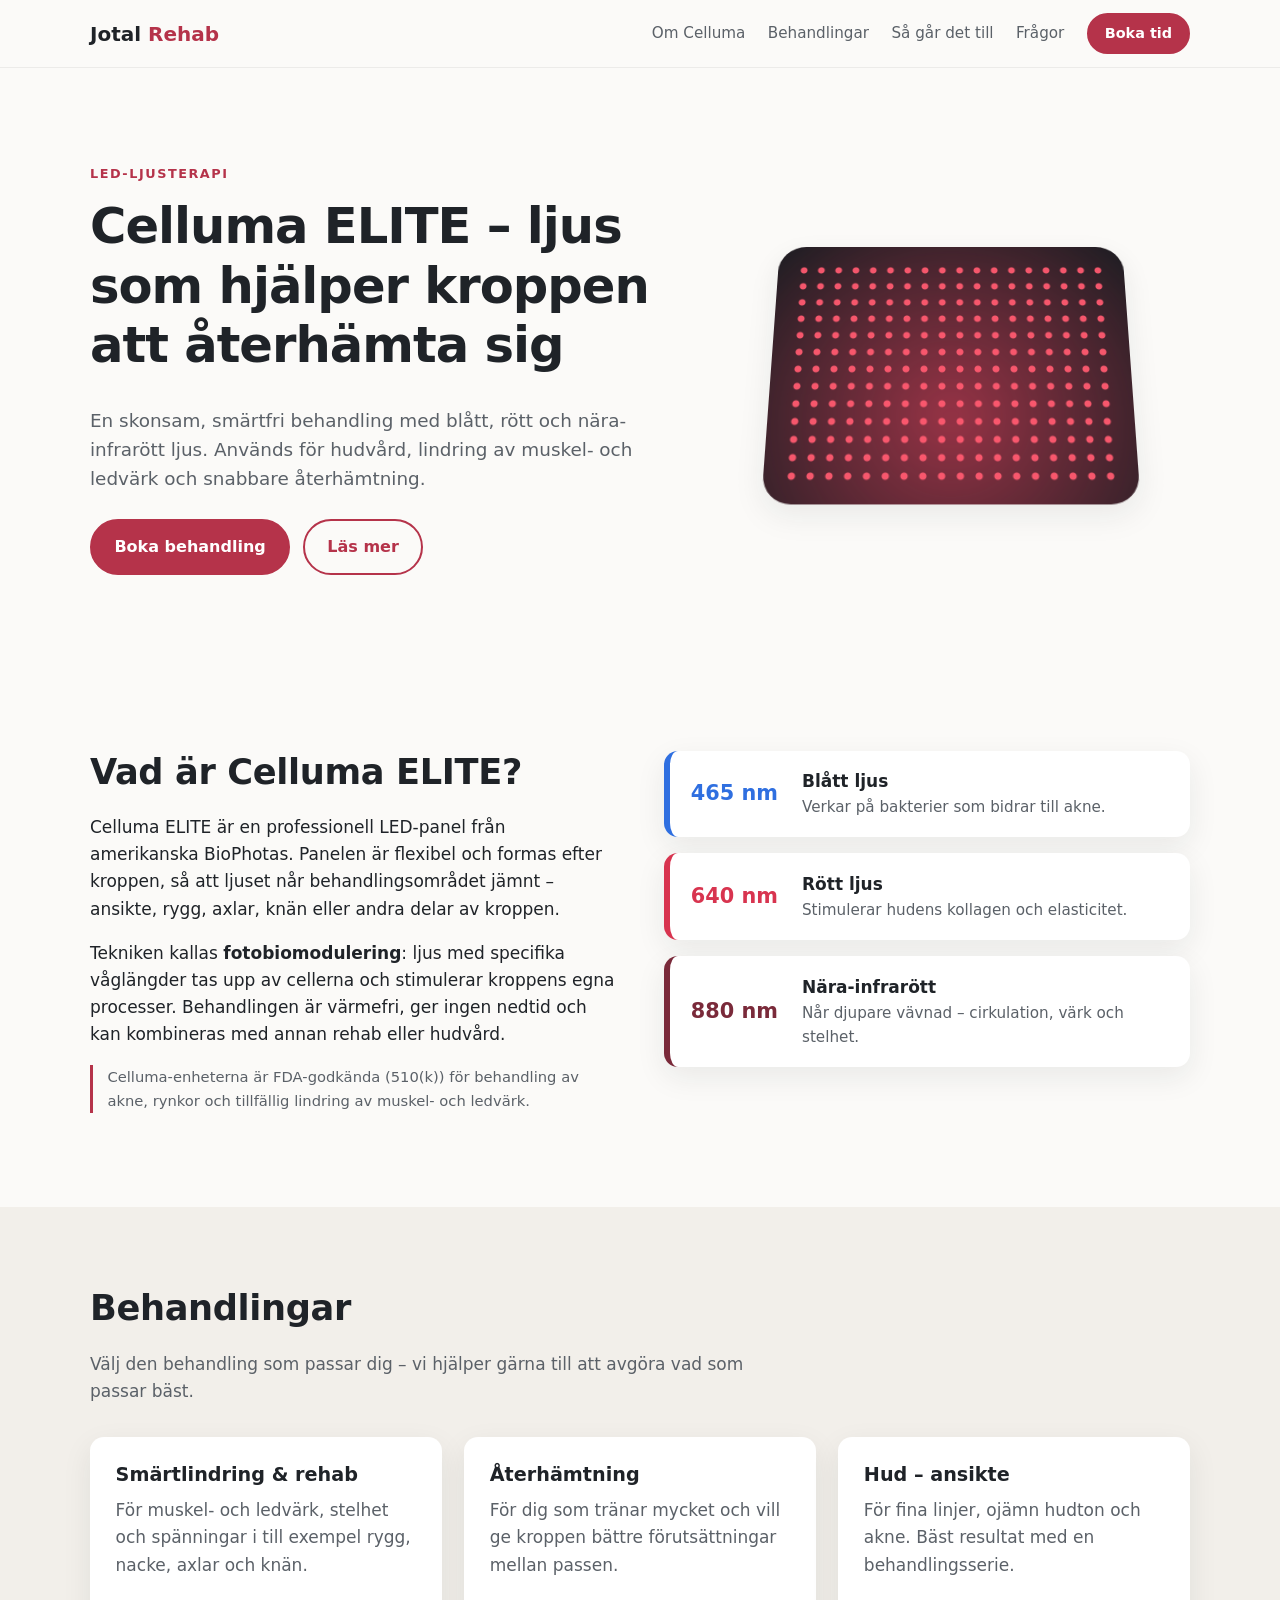
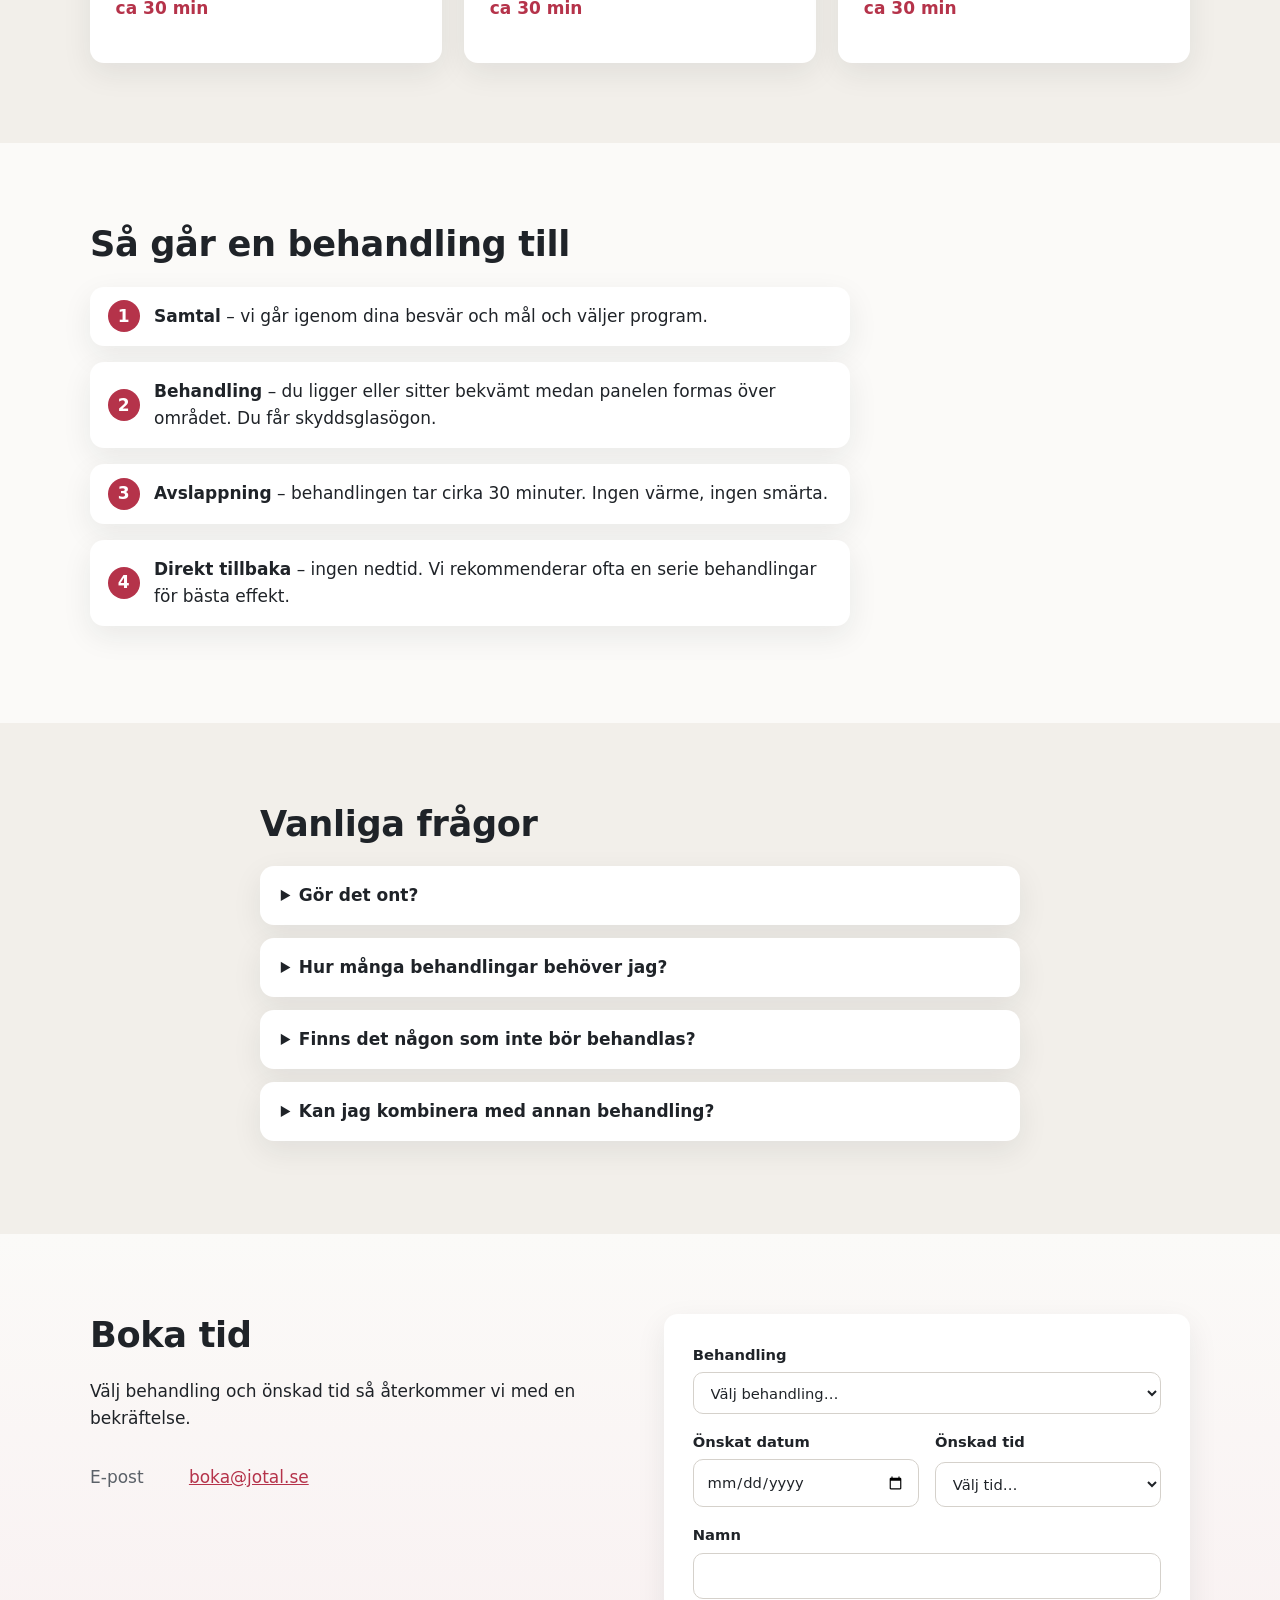
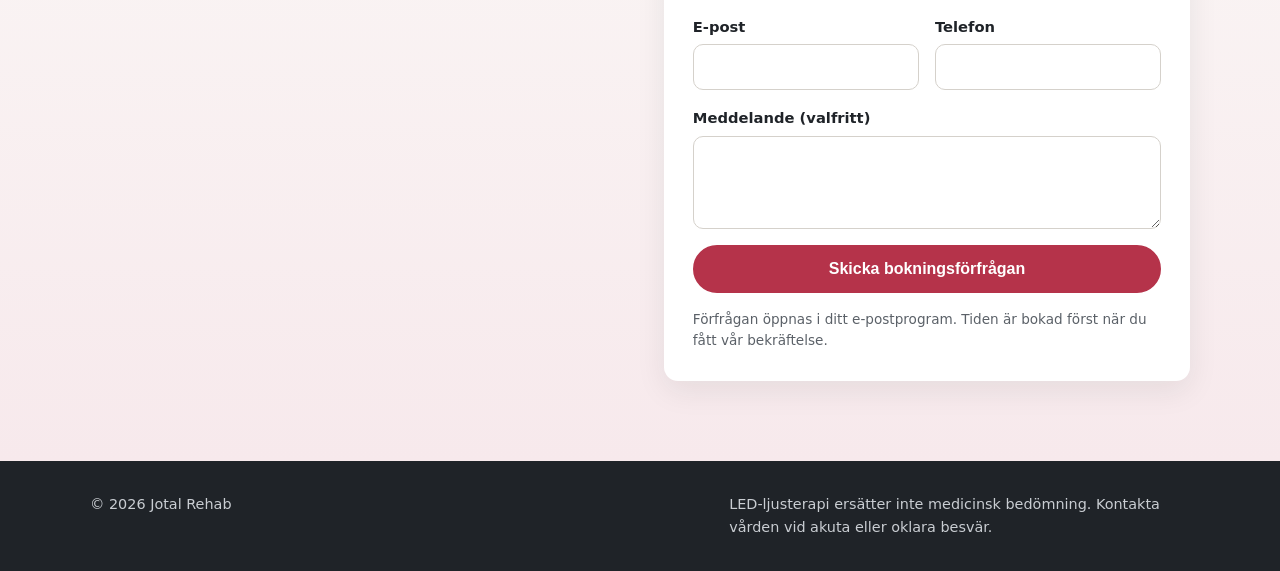
<file: index.html>
<!DOCTYPE html>
<html lang="sv">
<head>
  <meta charset="utf-8">
  <meta name="viewport" content="width=device-width, initial-scale=1">
  <title>Celluma ELITE – LED-ljusterapi | Jotal Rehab</title>
  <meta name="description" content="Behandling med Celluma ELITE – LED-ljusterapi för hud, smärtlindring och återhämtning. Boka din tid online.">
  <link rel="icon" href="img/favicon.svg" type="image/svg+xml">
  <link rel="stylesheet" href="css/style.css">
</head>
<body>
  <header class="site-header">
    <div class="container header-inner">
      <a class="logo" href="/">Jotal <span>Rehab</span></a>
      <nav class="nav" aria-label="Huvudmeny">
        <a href="#om">Om Celluma</a>
        <a href="#behandlingar">Behandlingar</a>
        <a href="#sa-gar-det-till">Så går det till</a>
        <a href="#fragor">Frågor</a>
        <a class="btn btn-small" href="#boka">Boka tid</a>
      </nav>
    </div>
  </header>

  <main>
    <!-- HERO -->
    <section class="hero">
      <div class="container hero-inner">
        <div class="hero-text">
          <p class="eyebrow">LED-ljusterapi</p>
          <h1>Celluma ELITE – ljus som hjälper kroppen att återhämta sig</h1>
          <p class="lead">
            En skonsam, smärtfri behandling med blått, rött och nära-infrarött ljus.
            Används för hudvård, lindring av muskel- och ledvärk och snabbare återhämtning.
          </p>
          <div class="hero-actions">
            <a class="btn" href="#boka">Boka behandling</a>
            <a class="btn btn-ghost" href="#om">Läs mer</a>
          </div>
        </div>
        <div class="hero-visual" aria-hidden="true">
          <div class="panel">
            <div class="panel-glow"></div>
            <div class="panel-leds"></div>
          </div>
        </div>
      </div>
    </section>

    <!-- OM -->
    <section id="om" class="section">
      <div class="container two-col">
        <div>
          <h2>Vad är Celluma ELITE?</h2>
          <p>
            Celluma ELITE är en professionell LED-panel från amerikanska BioPhotas.
            Panelen är flexibel och formas efter kroppen, så att ljuset når behandlingsområdet
            jämnt – ansikte, rygg, axlar, knän eller andra delar av kroppen.
          </p>
          <p>
            Tekniken kallas <strong>fotobiomodulering</strong>: ljus med specifika våglängder
            tas upp av cellerna och stimulerar kroppens egna processer. Behandlingen är
            värmefri, ger ingen nedtid och kan kombineras med annan rehab eller hudvård.
          </p>
          <p class="note">
            Celluma-enheterna är FDA-godkända (510(k)) för behandling av akne, rynkor och
            tillfällig lindring av muskel- och ledvärk.
          </p>
        </div>
        <ul class="wavelengths">
          <li class="wl wl-blue">
            <span class="wl-nm">465 nm</span>
            <span class="wl-name">Blått ljus</span>
            <span class="wl-desc">Verkar på bakterier som bidrar till akne.</span>
          </li>
          <li class="wl wl-red">
            <span class="wl-nm">640 nm</span>
            <span class="wl-name">Rött ljus</span>
            <span class="wl-desc">Stimulerar hudens kollagen och elasticitet.</span>
          </li>
          <li class="wl wl-ir">
            <span class="wl-nm">880 nm</span>
            <span class="wl-name">Nära-infrarött</span>
            <span class="wl-desc">Når djupare vävnad – cirkulation, värk och stelhet.</span>
          </li>
        </ul>
      </div>
    </section>

    <!-- BEHANDLINGAR -->
    <section id="behandlingar" class="section section-alt">
      <div class="container">
        <h2>Behandlingar</h2>
        <p class="section-lead">Välj den behandling som passar dig – vi hjälper gärna till att avgöra vad som passar bäst.</p>
        <div class="cards">
          <article class="card">
            <h3>Smärtlindring &amp; rehab</h3>
            <p>För muskel- och ledvärk, stelhet och spänningar i till exempel rygg, nacke, axlar och knän.</p>
            <p class="card-meta">ca 30 min</p>
          </article>
          <article class="card">
            <h3>Återhämtning</h3>
            <p>För dig som tränar mycket och vill ge kroppen bättre förutsättningar mellan passen.</p>
            <p class="card-meta">ca 30 min</p>
          </article>
          <article class="card">
            <h3>Hud – ansikte</h3>
            <p>För fina linjer, ojämn hudton och akne. Bäst resultat med en behandlingsserie.</p>
            <p class="card-meta">ca 30 min</p>
          </article>
        </div>
      </div>
    </section>

    <!-- SÅ GÅR DET TILL -->
    <section id="sa-gar-det-till" class="section">
      <div class="container">
        <h2>Så går en behandling till</h2>
        <ol class="steps">
          <li><strong>Samtal</strong> – vi går igenom dina besvär och mål och väljer program.</li>
          <li><strong>Behandling</strong> – du ligger eller sitter bekvämt medan panelen formas över området. Du får skyddsglasögon.</li>
          <li><strong>Avslappning</strong> – behandlingen tar cirka 30 minuter. Ingen värme, ingen smärta.</li>
          <li><strong>Direkt tillbaka</strong> – ingen nedtid. Vi rekommenderar ofta en serie behandlingar för bästa effekt.</li>
        </ol>
      </div>
    </section>

    <!-- FRÅGOR -->
    <section id="fragor" class="section section-alt">
      <div class="container narrow">
        <h2>Vanliga frågor</h2>
        <details>
          <summary>Gör det ont?</summary>
          <p>Nej. Ljuset är värmefritt och de flesta upplever behandlingen som avslappnande.</p>
        </details>
        <details>
          <summary>Hur många behandlingar behöver jag?</summary>
          <p>Det beror på besvär och mål. Många märker skillnad efter några gånger, men en serie på 6–10 behandlingar är vanligt.</p>
        </details>
        <details>
          <summary>Finns det någon som inte bör behandlas?</summary>
          <p>Är du gravid, ljuskänslig, tar ljuskänsliggörande läkemedel eller har epilepsi – berätta det vid bokningen så går vi igenom det tillsammans.</p>
        </details>
        <details>
          <summary>Kan jag kombinera med annan behandling?</summary>
          <p>Ja, LED-ljusterapi kombineras ofta med annan rehab, träning eller hudvård.</p>
        </details>
      </div>
    </section>

    <!-- BOKA -->
    <section id="boka" class="section booking">
      <div class="container two-col">
        <div>
          <h2>Boka tid</h2>
          <p>
            Välj behandling och önskad tid så återkommer vi med en bekräftelse.
          </p>
          <div id="external-booking" class="external-booking" hidden>
            <p>Du kan också boka direkt i vårt bokningssystem:</p>
            <a id="external-booking-link" class="btn" href="#" target="_blank" rel="noopener">Öppna bokningen</a>
          </div>
          <ul class="contact-list">
            <li><span>E-post</span> <a id="contact-email" href="mailto:boka@jotal.se">boka@jotal.se</a></li>
            <li id="contact-phone-row" hidden><span>Telefon</span> <a id="contact-phone" href="#"></a></li>
          </ul>
        </div>

        <form id="booking-form" class="booking-form" novalidate>
          <label>
            Behandling
            <select name="treatment" required>
              <option value="">Välj behandling…</option>
              <option>Smärtlindring &amp; rehab</option>
              <option>Återhämtning</option>
              <option>Hud – ansikte</option>
              <option>Vet inte – vill ha rådgivning</option>
            </select>
          </label>
          <div class="row">
            <label>
              Önskat datum
              <input type="date" name="date" required>
            </label>
            <label>
              Önskad tid
              <select name="time" required>
                <option value="">Välj tid…</option>
              </select>
            </label>
          </div>
          <label>
            Namn
            <input type="text" name="name" autocomplete="name" required>
          </label>
          <div class="row">
            <label>
              E-post
              <input type="email" name="email" autocomplete="email" required>
            </label>
            <label>
              Telefon
              <input type="tel" name="phone" autocomplete="tel">
            </label>
          </div>
          <label>
            Meddelande (valfritt)
            <textarea name="message" rows="3"></textarea>
          </label>
          <p class="form-error" id="form-error" role="alert" hidden></p>
          <button class="btn" type="submit">Skicka bokningsförfrågan</button>
          <p class="form-hint">Förfrågan öppnas i ditt e-postprogram. Tiden är bokad först när du fått vår bekräftelse.</p>
        </form>
      </div>
    </section>
  </main>

  <footer class="site-footer">
    <div class="container footer-inner">
      <p>&copy; <span id="year"></span> Jotal Rehab</p>
      <p class="disclaimer">LED-ljusterapi ersätter inte medicinsk bedömning. Kontakta vården vid akuta eller oklara besvär.</p>
    </div>
  </footer>

  <script src="js/main.js"></script>
</body>
</html>
</file>
<file: css/style.css>
:root {
  --bg: #fbfaf8;
  --bg-alt: #f2efea;
  --text: #1f2328;
  --muted: #5b6168;
  --accent: #b5334a;
  --accent-dark: #8f2539;
  --blue: #2f6fe0;
  --red: #d8344f;
  --ir: #7a2a3a;
  --radius: 14px;
  --shadow: 0 10px 30px rgba(31, 35, 40, 0.08);
  --max: 1100px;
  font-family: system-ui, -apple-system, "Segoe UI", Roboto, "Helvetica Neue", Arial, sans-serif;
}

* { box-sizing: border-box; }

html { scroll-behavior: smooth; }

body {
  margin: 0;
  background: var(--bg);
  color: var(--text);
  line-height: 1.6;
  font-size: 17px;
}

img { max-width: 100%; }

a { color: var(--accent); }

h1, h2, h3 { line-height: 1.2; margin: 0 0 0.6em; }
h1 { font-size: clamp(2rem, 4.5vw, 3.1rem); letter-spacing: -0.02em; }
h2 { font-size: clamp(1.6rem, 3vw, 2.2rem); letter-spacing: -0.01em; }
h3 { font-size: 1.2rem; }

.container { width: min(var(--max), 100% - 2.5rem); margin-inline: auto; }
.narrow { max-width: 760px; }

/* Header */
.site-header {
  position: sticky;
  top: 0;
  z-index: 10;
  background: rgba(251, 250, 248, 0.9);
  backdrop-filter: blur(8px);
  border-bottom: 1px solid rgba(0, 0, 0, 0.06);
}
.header-inner {
  display: flex;
  align-items: center;
  justify-content: space-between;
  gap: 1rem;
  padding: 0.8rem 0;
}
.logo {
  font-weight: 700;
  font-size: 1.25rem;
  text-decoration: none;
  color: var(--text);
}
.logo span { color: var(--accent); }
.nav { display: flex; align-items: center; gap: 1.4rem; flex-wrap: wrap; }
.nav a:not(.btn) { color: var(--muted); text-decoration: none; font-size: 0.95rem; }
.nav a:not(.btn):hover { color: var(--text); }

/* Buttons */
.btn {
  display: inline-block;
  background: var(--accent);
  color: #fff;
  padding: 0.8rem 1.4rem;
  border-radius: 999px;
  border: 2px solid var(--accent);
  font-weight: 600;
  font-size: 1rem;
  text-decoration: none;
  cursor: pointer;
  transition: background 0.15s, border-color 0.15s;
}
.btn:hover { background: var(--accent-dark); border-color: var(--accent-dark); }
.btn-small { padding: 0.45rem 1rem; font-size: 0.9rem; }
.btn-ghost { background: transparent; color: var(--accent); }
.btn-ghost:hover { background: rgba(181, 51, 74, 0.08); }

/* Hero */
.hero { padding: clamp(3rem, 8vw, 6rem) 0; }
.hero-inner {
  display: grid;
  grid-template-columns: 1.2fr 1fr;
  gap: 3rem;
  align-items: center;
}
.eyebrow {
  text-transform: uppercase;
  letter-spacing: 0.12em;
  font-size: 0.8rem;
  font-weight: 700;
  color: var(--accent);
  margin: 0 0 0.8rem;
}
.lead { font-size: 1.15rem; color: var(--muted); max-width: 36em; }
.hero-actions { display: flex; gap: 0.8rem; flex-wrap: wrap; margin-top: 1.6rem; }

.hero-visual { display: flex; justify-content: center; }
.panel {
  position: relative;
  width: min(360px, 80vw);
  aspect-ratio: 4 / 3;
  border-radius: 28px;
  background: #1b1d22;
  box-shadow: var(--shadow);
  overflow: hidden;
  transform: perspective(800px) rotateX(18deg);
}
.panel-leds {
  position: absolute;
  inset: 18px;
  border-radius: 16px;
  background-image: radial-gradient(circle, #ff5a70 0 3px, transparent 4px);
  background-size: 18px 18px;
  opacity: 0.95;
  animation: pulse 4s ease-in-out infinite;
}
.panel-glow {
  position: absolute;
  inset: -40%;
  background: radial-gradient(circle at 50% 60%, rgba(255, 70, 100, 0.55), transparent 60%);
  filter: blur(10px);
}
@keyframes pulse {
  0%, 100% { opacity: 0.75; }
  50% { opacity: 1; }
}
@media (prefers-reduced-motion: reduce) {
  .panel-leds { animation: none; }
  html { scroll-behavior: auto; }
}

/* Sections */
.section { padding: clamp(3rem, 7vw, 5rem) 0; }
.section-alt { background: var(--bg-alt); }
.section-lead { color: var(--muted); max-width: 40em; margin-bottom: 2rem; }
.two-col {
  display: grid;
  grid-template-columns: 1fr 1fr;
  gap: 3rem;
  align-items: start;
}
.note {
  font-size: 0.92rem;
  color: var(--muted);
  border-left: 3px solid var(--accent);
  padding-left: 0.9rem;
}

/* Wavelengths */
.wavelengths { list-style: none; padding: 0; margin: 0; display: grid; gap: 1rem; }
.wl {
  display: grid;
  grid-template-columns: auto 1fr;
  grid-template-areas: "nm name" "nm desc";
  column-gap: 1.1rem;
  background: #fff;
  border-radius: var(--radius);
  padding: 1.1rem 1.3rem;
  box-shadow: var(--shadow);
  border-left: 6px solid;
}
.wl-nm { grid-area: nm; font-weight: 800; font-size: 1.3rem; align-self: center; min-width: 4.5em; }
.wl-name { grid-area: name; font-weight: 700; }
.wl-desc { grid-area: desc; color: var(--muted); font-size: 0.95rem; }
.wl-blue { border-color: var(--blue); }
.wl-blue .wl-nm { color: var(--blue); }
.wl-red { border-color: var(--red); }
.wl-red .wl-nm { color: var(--red); }
.wl-ir { border-color: var(--ir); }
.wl-ir .wl-nm { color: var(--ir); }

/* Cards */
.cards { display: grid; grid-template-columns: repeat(3, 1fr); gap: 1.4rem; }
.card {
  background: #fff;
  border-radius: var(--radius);
  padding: 1.6rem;
  box-shadow: var(--shadow);
  display: flex;
  flex-direction: column;
}
.card p { color: var(--muted); margin: 0 0 1rem; }
.card-meta { margin-top: auto !important; font-weight: 600; color: var(--accent) !important; }

/* Steps */
.steps { counter-reset: step; list-style: none; padding: 0; display: grid; gap: 1rem; max-width: 760px; }
.steps li {
  counter-increment: step;
  position: relative;
  padding: 1rem 1.2rem 1rem 4rem;
  background: #fff;
  border-radius: var(--radius);
  box-shadow: var(--shadow);
}
.steps li::before {
  content: counter(step);
  position: absolute;
  left: 1.1rem;
  top: 50%;
  transform: translateY(-50%);
  width: 2rem;
  height: 2rem;
  border-radius: 50%;
  background: var(--accent);
  color: #fff;
  font-weight: 700;
  display: grid;
  place-items: center;
}

/* FAQ */
details {
  background: #fff;
  border-radius: var(--radius);
  padding: 1rem 1.3rem;
  margin-bottom: 0.8rem;
  box-shadow: var(--shadow);
}
summary { cursor: pointer; font-weight: 600; }
details p { color: var(--muted); margin: 0.7rem 0 0; }

/* Booking */
.booking { background: linear-gradient(180deg, var(--bg) 0%, #f7e9ec 100%); }
.external-booking { margin: 1.5rem 0; }
.contact-list { list-style: none; padding: 0; margin: 2rem 0 0; }
.contact-list li { margin-bottom: 0.5rem; }
.contact-list span { display: inline-block; min-width: 5.5em; color: var(--muted); }

.booking-form {
  background: #fff;
  border-radius: var(--radius);
  padding: 1.8rem;
  box-shadow: var(--shadow);
  display: grid;
  gap: 1rem;
}
.booking-form label { display: grid; gap: 0.35rem; font-weight: 600; font-size: 0.92rem; }
.booking-form .row { display: grid; grid-template-columns: 1fr 1fr; gap: 1rem; }
.booking-form input,
.booking-form select,
.booking-form textarea {
  font: inherit;
  font-weight: 400;
  padding: 0.65rem 0.8rem;
  border: 1px solid #d5d1cb;
  border-radius: 10px;
  background: #fff;
  color: var(--text);
}
.booking-form input:focus,
.booking-form select:focus,
.booking-form textarea:focus {
  outline: 2px solid var(--accent);
  outline-offset: 1px;
  border-color: transparent;
}
.booking-form [aria-invalid="true"] { border-color: var(--red); }
.form-error { color: var(--red); margin: 0; font-weight: 600; }
.form-hint { font-size: 0.85rem; color: var(--muted); margin: 0; }

/* Footer */
.site-footer { background: #1f2328; color: #c9cdd2; padding: 2rem 0; font-size: 0.9rem; }
.footer-inner { display: flex; justify-content: space-between; gap: 1rem; flex-wrap: wrap; }
.site-footer p { margin: 0; }
.disclaimer { max-width: 32em; }

/* 404 */
.notfound { min-height: 70vh; display: grid; place-items: center; text-align: center; }

/* Responsive */
@media (max-width: 860px) {
  .hero-inner, .two-col { grid-template-columns: 1fr; }
  .cards { grid-template-columns: 1fr; }
  .nav a:not(.btn) { display: none; }
}
@media (max-width: 520px) {
  .booking-form .row { grid-template-columns: 1fr; }
}
</file>
